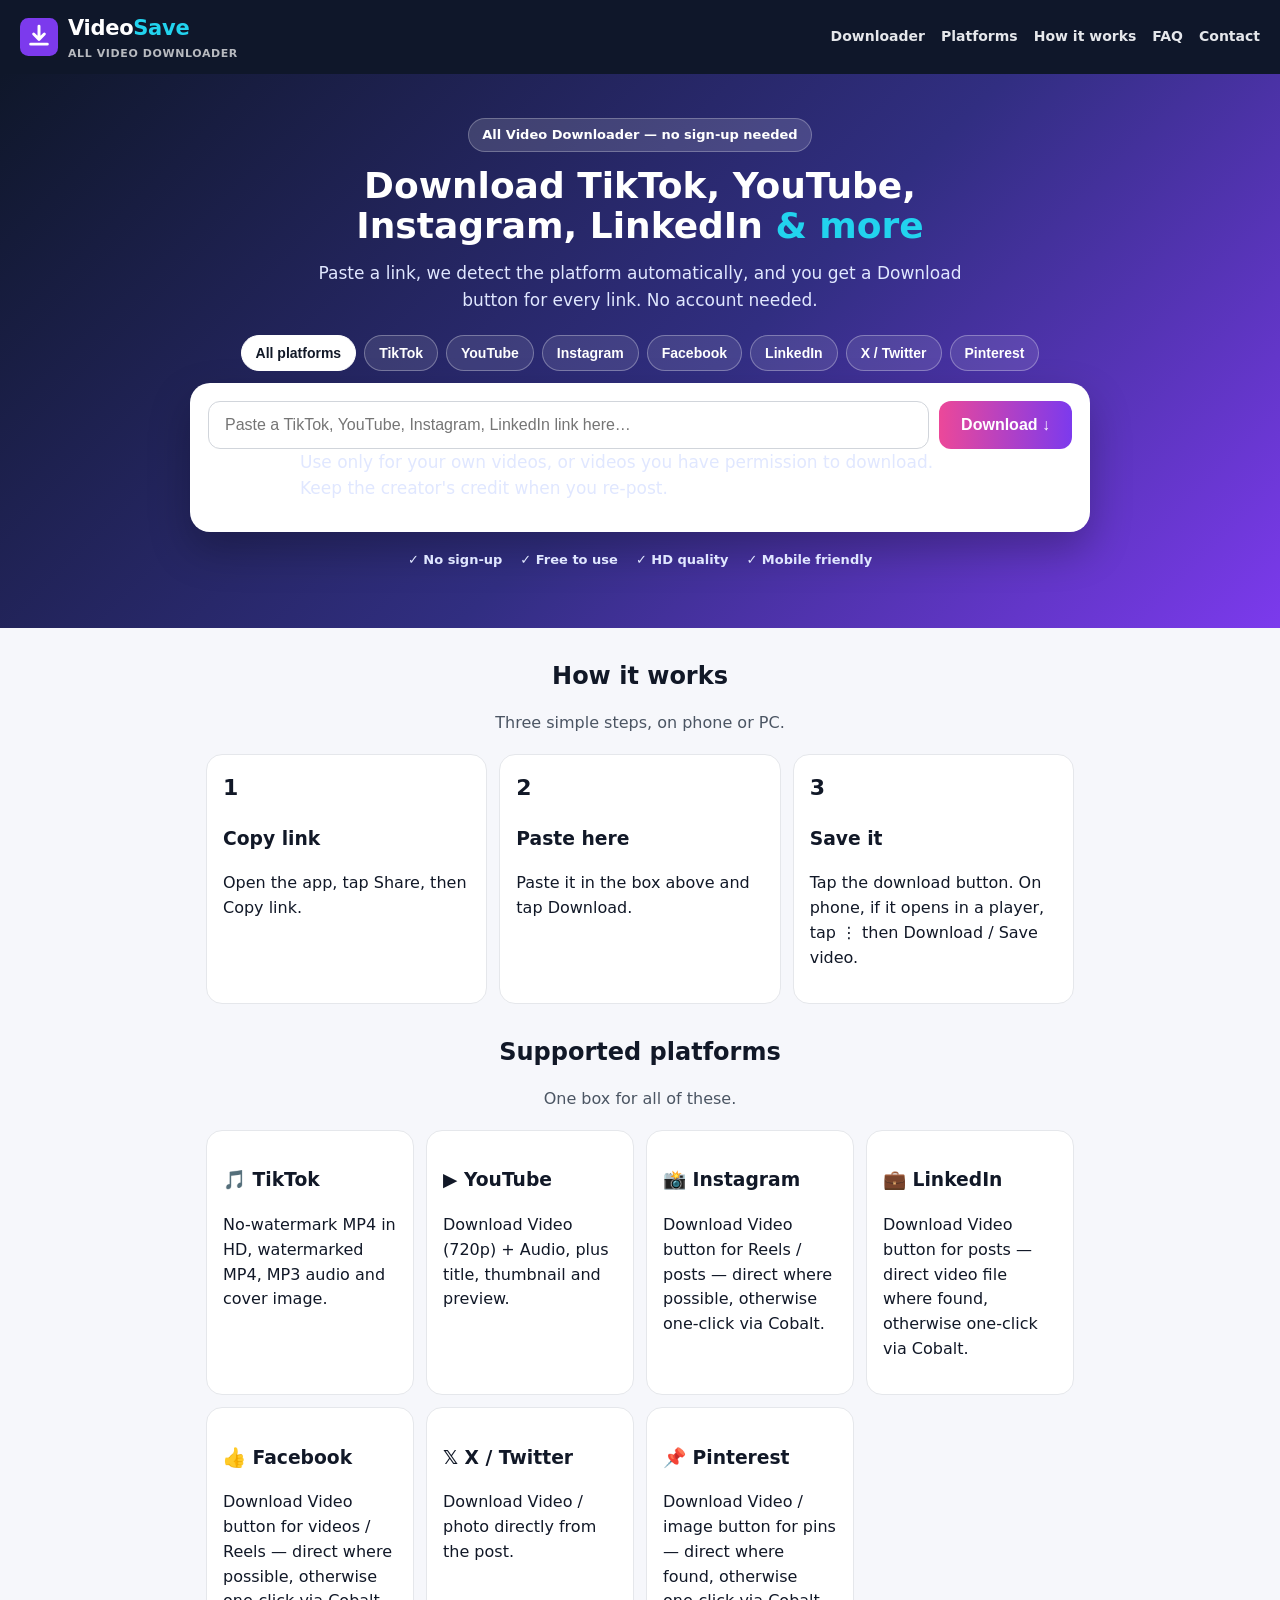
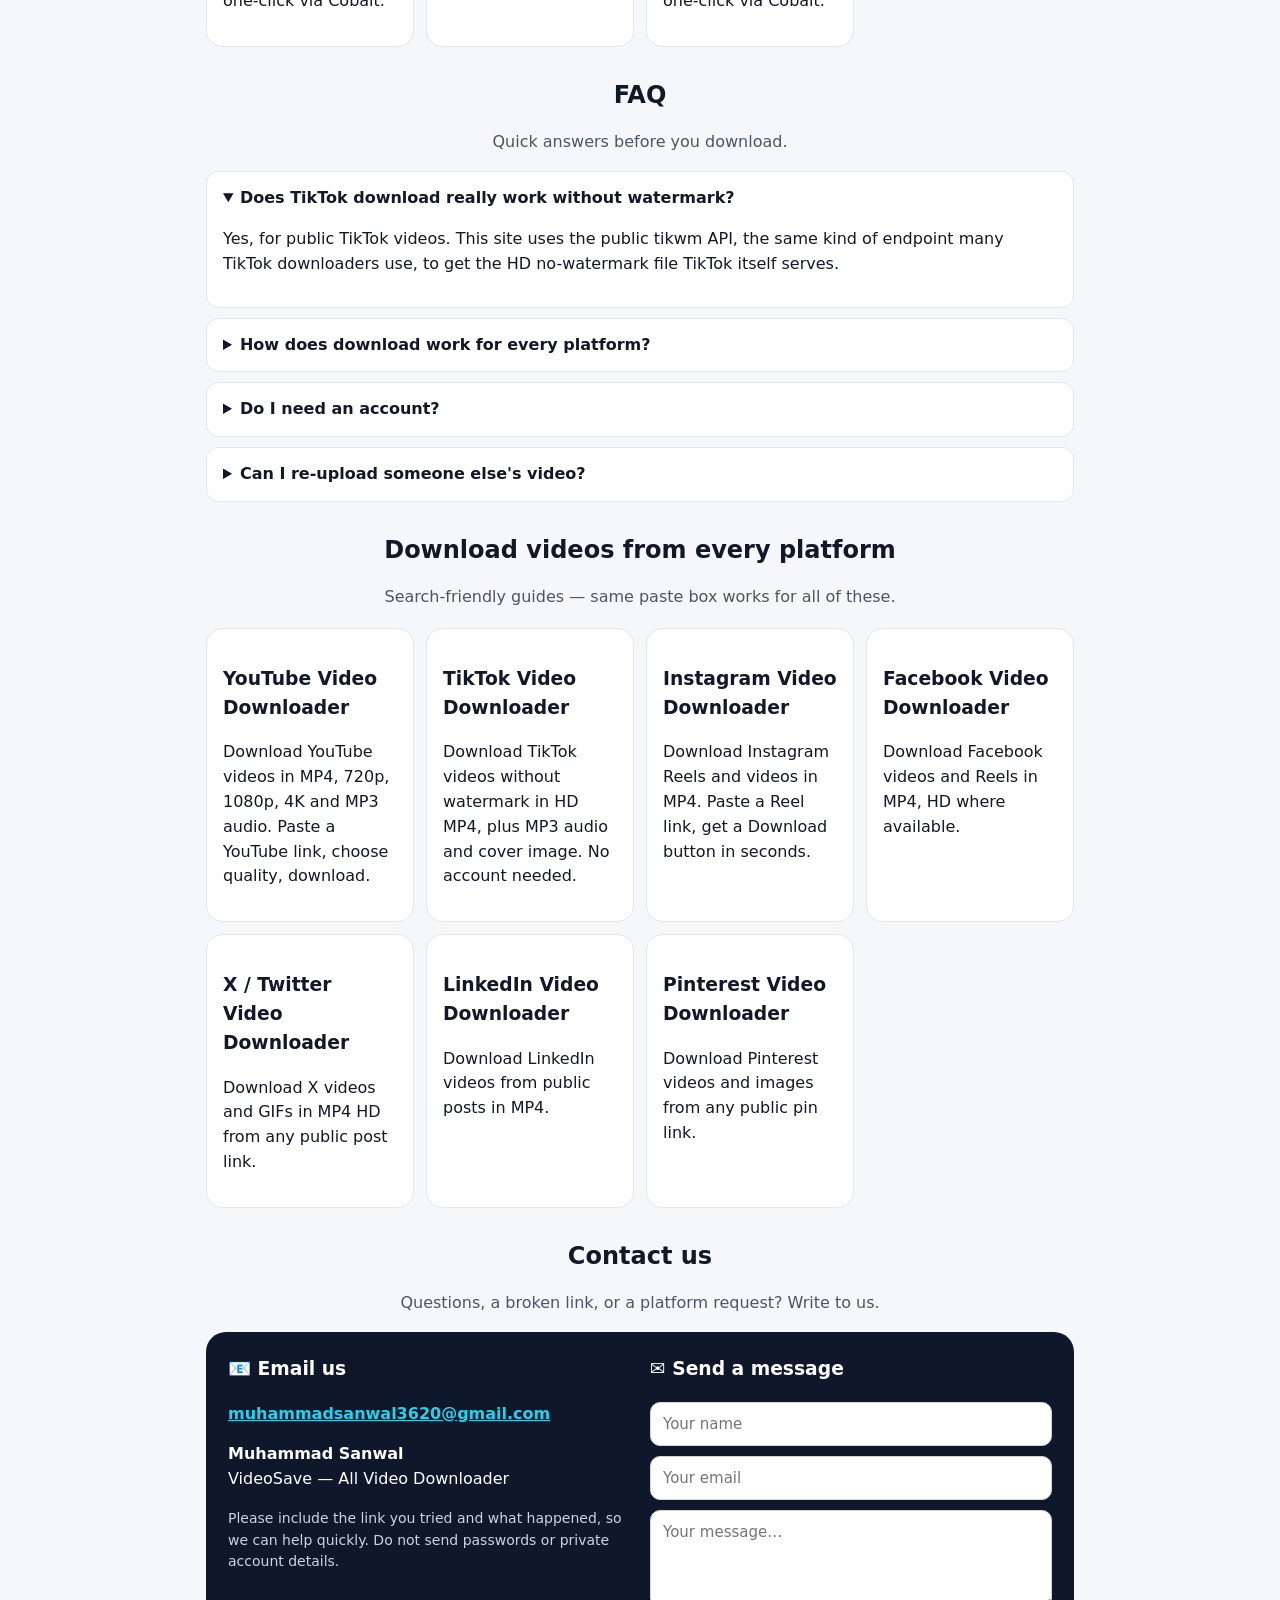
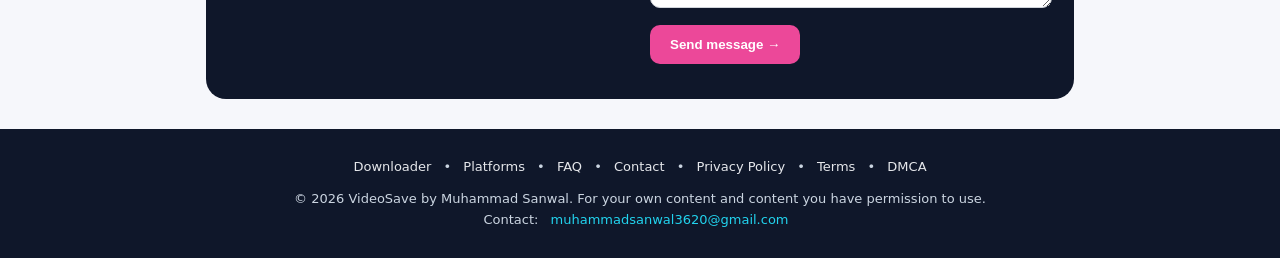
<file: index.html>
<!DOCTYPE html>
<html lang="en">
<head>
<meta charset="UTF-8">
<meta name="viewport" content="width=device-width, initial-scale=1.0">
<title>VideoSave — All Video Downloader</title>
<meta name="description" content="VideoSave — All Video Downloader. Download TikTok, YouTube, Instagram, Facebook, LinkedIn, X and Pinterest videos in MP4, 720p, 1080p, 4K and MP3. Free, no sign-up, mobile friendly.">
<meta name="keywords" content="video downloader, all video downloader, tiktok video downloader, youtube video downloader, instagram video downloader, facebook video downloader, twitter video downloader, linkedin video downloader, pinterest video downloader, download video mp4, download mp3">
<link rel="canonical" href="https://videosave.clevora.website/">
<link rel="preconnect" href="https://videosave-backend-dv4p.onrender.com">
<link rel="dns-prefetch" href="https://www.tikwm.com">
<meta name="robots" content="index, follow">
<meta property="og:title" content="VideoSave — All Video Downloader">
<meta property="og:description" content="Paste any link and download TikTok, YouTube, Instagram, Facebook, LinkedIn, X and Pinterest videos in MP4 and MP3. Free, no sign-up.">
<meta property="og:type" content="website">
<meta property="og:url" content="https://videosave.clevora.website/">
<meta name="twitter:card" content="summary_large_image">
<!-- AdSense ready: add your AdSense code here ONLY after approval. Do not show ads before approval. -->
<script type="application/ld+json">
{"@context":"https://schema.org","@type":"WebApplication","name":"VideoSave","alternateName":"All Video Downloader","url":"https://videosave.clevora.website/","applicationCategory":"MultimediaApplication","operatingSystem":"Any","offers":{"@type":"Offer","price":"0","priceCurrency":"USD"},"description":"Download TikTok, YouTube, Instagram, Facebook, LinkedIn, X and Pinterest videos in MP4, 720p, 1080p, 4K and MP3. Free, no sign-up."}
</script>
<script type="application/ld+json">
{"@context":"https://schema.org","@type":"FAQPage","mainEntity":[{"@type":"Question","name":"Does TikTok download really work without watermark?","acceptedAnswer":{"@type":"Answer","text":"Yes, for public TikTok videos. This site uses the public tikwm API, the same kind of endpoint many TikTok downloaders use, to get the HD no-watermark file TikTok itself serves."}},{"@type":"Question","name":"How does download work for every platform?","acceptedAnswer":{"@type":"Answer","text":"Every link gets a Download button. TikTok uses tikwm, YouTube uses Invidious, X uses vxtwitter, and Instagram, Facebook, LinkedIn and Pinterest try a direct video-file search first and then open Cobalt in one click if the platform blocks direct access. Private or login-only posts cannot be downloaded by any browser-only site."}},{"@type":"Question","name":"Do I need an account?","acceptedAnswer":{"@type":"Answer","text":"No. No sign-up, no password, and no private accounts. Private or login-only posts cannot be downloaded here, by design."}},{"@type":"Question","name":"Can I re-upload someone else's video?","acceptedAnswer":{"@type":"Answer","text":"Only with their permission. Removing a watermark does not remove copyright. Keep the creator's credit, or you risk a copyright block."}}]}
</script>
<link rel="icon" href="data:image/svg+xml,%3Csvg xmlns='http://www.w3.org/2000/svg' viewBox='0 0 64 64'%3E%3Crect width='64' height='64' rx='14' fill='%237c3aed'/%3E%3Cpath d='M32 14v22m0 0l-9-9m9 9l9-9M18 44h28' stroke='white' stroke-width='5' fill='none' stroke-linecap='round' stroke-linejoin='round'/%3E%3C/svg%3E">
<style>
*{box-sizing:border-box}body{margin:0;font-family:system-ui,-apple-system,Segoe UI,Roboto,Arial,sans-serif;background:#f6f7fb;color:#111827;line-height:1.55}
a{color:#2563eb}
.top{position:sticky;top:0;background:#0f172a;color:#fff;padding:12px 20px;display:flex;justify-content:space-between;align-items:center;z-index:10;flex-wrap:wrap;gap:10px}
.brand{display:flex;align-items:center;gap:10px;text-decoration:none;color:#fff}
.brand b{font-size:21px;letter-spacing:-.3px}.brand b span{color:#22d3ee}.brand small{display:block;font-size:11px;opacity:.7;font-weight:600;letter-spacing:.6px;text-transform:uppercase}
.nav{display:flex;gap:16px;flex-wrap:wrap}.nav a{color:#e5e7eb;text-decoration:none;font-weight:600;font-size:14px}.nav a:hover{color:#fff}
.hero{background:linear-gradient(135deg,#0f172a 0%,#312e81 55%,#7c3aed 100%);color:#fff;padding:44px 20px 58px;text-align:center}
.hero-inner{max-width:900px;margin:0 auto}.hero h1{font-size:36px;line-height:1.12;margin:14px 0}.hero h1 span{color:#22d3ee}
.hero p{color:#e0e7ff;font-size:17px;max-width:680px;margin:0 auto}
.pill{display:inline-block;background:rgba(255,255,255,.14);border:1px solid rgba(255,255,255,.25);color:#fff;padding:6px 13px;border-radius:999px;font-size:13px;font-weight:700}
.tabs{display:flex;flex-wrap:wrap;gap:8px;justify-content:center;margin:22px 0 12px}
.tabs button{border:1px solid rgba(255,255,255,.3);background:rgba(255,255,255,.1);color:#fff;padding:9px 14px;border-radius:999px;cursor:pointer;font-weight:700;font-size:14px}
.tabs button.active{background:#fff;color:#111827;border-color:#fff}
.box{background:#fff;color:#111827;border-radius:20px;padding:18px;box-shadow:0 18px 40px rgba(0,0,0,.25);text-align:left}
.row{display:flex;gap:10px;flex-wrap:wrap}.row input{flex:1;min-width:240px;padding:14px 16px;border:1px solid #d1d5db;border-radius:12px;font-size:16px}
.row button{padding:14px 22px;border:0;border-radius:12px;background:linear-gradient(90deg,#ec4899,#7c3aed);color:#fff;font-weight:800;font-size:16px;cursor:pointer}
.row button:disabled{opacity:.6}.hint{font-size:13px;color:#6b7280;margin:10px 0 0}
.status{margin-top:12px;font-weight:700}.status.err{color:#dc2626}.status.ok{color:#059669}
.trust{display:flex;gap:18px;justify-content:center;flex-wrap:wrap;margin-top:18px;font-size:13px;font-weight:700;color:#e0e7ff}
.result{max-width:900px;margin:22px auto;padding:0 16px}.card{background:#fff;border:1px solid #e5e7eb;border-radius:20px;overflow:hidden;display:flex;gap:16px;padding:16px;flex-wrap:wrap;box-shadow:0 10px 30px rgba(0,0,0,.06)}
.card img.thumb{width:260px;max-width:100%;border-radius:14px;object-fit:cover;background:#eee}
.card .info{flex:1;min-width:240px}.badge{display:inline-block;background:#111827;color:#fff;padding:4px 10px;border-radius:999px;font-size:12px;text-transform:uppercase;letter-spacing:.5px}
.dl{display:flex;flex-wrap:wrap;gap:10px;margin-top:14px}.dl a{display:inline-block;padding:11px 16px;border-radius:10px;background:#111827;color:#fff;text-decoration:none;font-weight:700}.dl a.green{background:#059669}.dl a.outline{background:#fff;color:#111827;border:1px solid #d1d5db}
.section{max-width:900px;margin:30px auto;padding:0 16px}.section h2{text-align:center;margin-bottom:6px}.section>p{text-align:center;color:#4b5563}
.grid{display:grid;grid-template-columns:repeat(auto-fit,minmax(200px,1fr));gap:12px;margin-top:18px}
.step,.plat{background:#fff;border:1px solid #e5e7eb;border-radius:16px;padding:16px}.step b{font-size:22px}
.contact-card{background:#0f172a;color:#fff;border-radius:20px;padding:22px;display:grid;grid-template-columns:1fr 1fr;gap:20px}
.contact-card h3{margin-top:0}.contact-card a{color:#22d3ee;font-weight:700}
.contact-card input,.contact-card textarea{width:100%;padding:12px;border-radius:10px;border:1px solid #d1d5db;margin-bottom:10px;font-size:15px;font-family:inherit}
.contact-card button{padding:12px 20px;border:0;border-radius:10px;background:#ec4899;color:#fff;font-weight:800;cursor:pointer}
.faq details{background:#fff;border:1px solid #e5e7eb;border-radius:12px;padding:14px 16px;margin-bottom:10px}
footer{background:#0f172a;color:#cbd5e1;padding:28px 20px;text-align:center;font-size:13px}
footer a{color:#e5e7eb;text-decoration:none;margin:0 8px}
@media(max-width:700px){.top{padding:10px 14px}.brand b{font-size:18px}.nav{gap:10px}.nav a{font-size:13px}.hero{padding:30px 14px 40px}.hero h1{font-size:28px}.hero p{font-size:15px}.tabs button{padding:8px 12px;font-size:13px}.box{padding:14px}.card{padding:12px;gap:12px}.card img.thumb{width:100%}.contact-card{grid-template-columns:1fr;padding:16px}.trust{gap:10px;font-size:12px}.section{padding:0 12px}}
@media(max-width:480px){.hero h1{font-size:24px;line-height:1.2}.row{flex-direction:column}.row input{min-width:0;width:100%;font-size:15px}.row button{width:100%;padding:14px}.grid{grid-template-columns:1fr}.dl a{flex:1 1 45%;text-align:center;padding:11px 10px;font-size:14px}.card .info h2{font-size:18px}.pill{font-size:12px}}
</style>
</head>
<body>
<header class="top">
<a class="brand" href="#top">
<svg width="38" height="38" viewBox="0 0 64 64" aria-hidden="true"><rect width="64" height="64" rx="14" fill="#7c3aed"/><path d="M32 14v22m0 0l-9-9m9 9l9-9M18 44h28" stroke="white" stroke-width="5" fill="none" stroke-linecap="round" stroke-linejoin="round"/></svg>
<span><b>Video<span>Save</span></b><small>All Video Downloader</small></span>
</a>
<nav class="nav"><a href="#top">Downloader</a><a href="#platforms">Platforms</a><a href="#how">How it works</a><a href="#faq">FAQ</a><a href="#contact">Contact</a></nav>
</header>

<main id="top">
<section class="hero"><div class="hero-inner">
<span class="pill">All Video Downloader — no sign-up needed</span>
<h1>Download TikTok, YouTube,<br>Instagram, LinkedIn <span>&amp; more</span></h1>
<p>Paste a link, we detect the platform automatically, and you get a Download button for every link. No account needed.</p>
<div class="tabs" id="tabs">
<button class="active" data-p="all">All platforms</button>
<button data-p="tiktok">TikTok</button>
<button data-p="youtube">YouTube</button>
<button data-p="instagram">Instagram</button>
<button data-p="facebook">Facebook</button>
<button data-p="linkedin">LinkedIn</button>
<button data-p="x">X / Twitter</button>
<button data-p="pinterest">Pinterest</button>
</div>
<div class="box">
<div class="row">
<input id="urlInput" type="url" placeholder="Paste a TikTok, YouTube, Instagram, LinkedIn link here…" autocomplete="off">
<button id="goBtn" onclick="handleDownload()">Download ↓</button>
</div>
<p class="hint">Use only for your own videos, or videos you have permission to download. Keep the creator's credit when you re-post.</p>
<div class="status" id="status"></div>
</div>
<div class="trust"><span>✓ No sign-up</span><span>✓ Free to use</span><span>✓ HD quality</span><span>✓ Mobile friendly</span></div>
</div></section>

<section class="result" id="result" style="display:none"></section>

<section class="section" id="how">
<h2>How it works</h2><p>Three simple steps, on phone or PC.</p>
<div class="grid">
<div class="step"><b>1</b><h3>Copy link</h3><p>Open the app, tap Share, then Copy link.</p></div>
<div class="step"><b>2</b><h3>Paste here</h3><p>Paste it in the box above and tap Download.</p></div>
<div class="step"><b>3</b><h3>Save it</h3><p>Tap the download button. On phone, if it opens in a player, tap ⋮ then Download / Save video.</p></div>
</div>
</section>

<section class="section" id="platforms">
<h2>Supported platforms</h2><p>One box for all of these.</p>
<div class="grid">
<div class="plat"><h3>🎵 TikTok</h3><p>No-watermark MP4 in HD, watermarked MP4, MP3 audio and cover image.</p></div>
<div class="plat"><h3>▶️ YouTube</h3><p>Download Video (720p) + Audio, plus title, thumbnail and preview.</p></div>
<div class="plat"><h3>📸 Instagram</h3><p>Download Video button for Reels / posts — direct where possible, otherwise one-click via Cobalt.</p></div>
<div class="plat"><h3>💼 LinkedIn</h3><p>Download Video button for posts — direct video file where found, otherwise one-click via Cobalt.</p></div>
<div class="plat"><h3>👍 Facebook</h3><p>Download Video button for videos / Reels — direct where possible, otherwise one-click via Cobalt.</p></div>
<div class="plat"><h3>𝕏 X / Twitter</h3><p>Download Video / photo directly from the post.</p></div>
<div class="plat"><h3>📌 Pinterest</h3><p>Download Video / image button for pins — direct where found, otherwise one-click via Cobalt.</p></div>
</div>
</section>

<section class="section" id="faq">
<h2>FAQ</h2><p>Quick answers before you download.</p>
<div class="faq">
<details open><summary><b>Does TikTok download really work without watermark?</b></summary><p>Yes, for public TikTok videos. This site uses the public tikwm API, the same kind of endpoint many TikTok downloaders use, to get the HD no-watermark file TikTok itself serves.</p></details>
<details><summary><b>How does download work for every platform?</b></summary><p>Every link now gets a Download button. TikTok uses tikwm, YouTube uses Invidious (video + audio files), X uses vxtwitter, and Instagram / Facebook / LinkedIn / Pinterest try a direct video-file search first and then open Cobalt in one click if the platform blocks direct access. Private or login-only posts cannot be downloaded by any browser-only site — for those, use that app's own download.</p></details>
<details><summary><b>Do I need an account?</b></summary><p>No. No sign-up, no password, and no private accounts. Private or login-only posts cannot be downloaded here, by design.</p></details>
<details><summary><b>Can I re-upload someone else's video?</b></summary><p>Only with their permission. Removing a watermark does not remove copyright. Keep the creator's credit, or you risk a copyright block.</p></details>
</div>
</section>


<section class="section" id="downloaders">
<h2>Download videos from every platform</h2><p>Search-friendly guides — same paste box works for all of these.</p>
<div class="grid">
<div class="plat" id="youtube-downloader"><h3>YouTube Video Downloader</h3><p>Download YouTube videos in MP4, 720p, 1080p, 4K and MP3 audio. Paste a YouTube link, choose quality, download.</p></div>
<div class="plat" id="tiktok-downloader"><h3>TikTok Video Downloader</h3><p>Download TikTok videos without watermark in HD MP4, plus MP3 audio and cover image. No account needed.</p></div>
<div class="plat" id="instagram-downloader"><h3>Instagram Video Downloader</h3><p>Download Instagram Reels and videos in MP4. Paste a Reel link, get a Download button in seconds.</p></div>
<div class="plat" id="facebook-downloader"><h3>Facebook Video Downloader</h3><p>Download Facebook videos and Reels in MP4, HD where available.</p></div>
<div class="plat" id="twitter-downloader"><h3>X / Twitter Video Downloader</h3><p>Download X videos and GIFs in MP4 HD from any public post link.</p></div>
<div class="plat" id="linkedin-downloader"><h3>LinkedIn Video Downloader</h3><p>Download LinkedIn videos from public posts in MP4.</p></div>
<div class="plat" id="pinterest-downloader"><h3>Pinterest Video Downloader</h3><p>Download Pinterest videos and images from any public pin link.</p></div>
</div>
</section>
<section class="section" id="contact">
<h2>Contact us</h2><p>Questions, a broken link, or a platform request? Write to us.</p>
<div class="contact-card">
<div>
<h3>📧 Email us</h3>
<p><a href="mailto:muhammadsanwal3620@gmail.com">muhammadsanwal3620@gmail.com</a></p>
<p><b>Muhammad Sanwal</b><br>VideoSave — All Video Downloader</p>
<p style="color:#cbd5e1;font-size:14px">Please include the link you tried and what happened, so we can help quickly. Do not send passwords or private account details.</p>
</div>
<div>
<h3>✉️ Send a message</h3>
<form onsubmit="sendContact(event)">
<input id="cName" type="text" placeholder="Your name" required>
<input id="cEmail" type="email" placeholder="Your email" required>
<textarea id="cMsg" rows="4" placeholder="Your message…" required></textarea>
<button type="submit">Send message →</button>
</form>
<p id="cNote" style="font-size:13px;color:#cbd5e1"></p>
</div>
</div>
</section>
</main>

<footer>
<a href="#top">Downloader</a> • <a href="#platforms">Platforms</a> • <a href="#faq">FAQ</a> • <a href="#contact">Contact</a> • <a href="privacy.html">Privacy Policy</a> • <a href="terms.html">Terms</a> • <a href="dmca.html">DMCA</a>
<p style="margin:12px 0 0">© 2026 VideoSave by Muhammad Sanwal. For your own content and content you have permission to use.<br>Contact: <a href="mailto:muhammadsanwal3620@gmail.com" style="color:#22d3ee">muhammadsanwal3620@gmail.com</a></p>
</footer>

<script>
const BACKEND_URL = 'https://videosave-backend-dv4p.onrender.com'; // Render backend live 2026-10-30, yt-dlp 2026.10.26 — leave empty to use free public APIs
if(BACKEND_URL){ fetch(BACKEND_URL + '/api/health').catch(function(){}); } // Warm-up: wake the free Render backend early so the first download is not a cold start
function detectPlatform(u){
  u=(u||'').toLowerCase();
  if(u.includes('tiktok.com')||u.includes('vt.tiktok.com')) return 'tiktok';
  if(u.includes('youtube.com')||u.includes('youtu.be')) return 'youtube';
  if(u.includes('instagram.com')) return 'instagram';
  if(u.includes('facebook.com')||u.includes('fb.watch')) return 'facebook';
  if(u.includes('linkedin.com')) return 'linkedin';
  if(u.includes('twitter.com')||u.includes('x.com')) return 'x';
  if(u.includes('pinterest.com')||u.includes('pin.it')) return 'pinterest';
  return 'unknown';
}
function esc(s){return String(s||'').replace(/[&<>"']/g,function(c){return {'&':'&amp;','<':'&lt;','>':'&gt;','"':'&quot;',"'":'&#39;'}[c]})}
function sendContact(e){
  e.preventDefault();
  var name=document.getElementById('cName').value, email=document.getElementById('cEmail').value, msg=document.getElementById('cMsg').value;
  var subject=encodeURIComponent('VideoSave contact from '+name);
  var body=encodeURIComponent('Name: '+name+'\nEmail: '+email+'\n\n'+msg);
  window.location.href='mailto:muhammadsanwal3620@gmail.com?subject='+subject+'&body='+body;
  document.getElementById('cNote').textContent='Opening your email app to send the message…';
}
document.querySelectorAll('#tabs button').forEach(function(b){
  b.onclick=function(){
    document.querySelectorAll('#tabs button').forEach(function(x){x.classList.remove('active')});
    b.classList.add('active');
    var p=b.dataset.p;
    var ex={tiktok:'https://www.tiktok.com/@username/video/1234567890',youtube:'https://www.youtube.com/watch?v=dQw4w9WgXcQ',instagram:'https://www.instagram.com/reel/xxxxxxxx/',facebook:'https://www.facebook.com/reel/xxxxxxxx/',linkedin:'https://www.linkedin.com/posts/xxxxxxxx',x:'https://x.com/username/status/1234567890',pinterest:'https://www.pinterest.com/pin/1234567890/'};
    if(ex[p]) document.getElementById('urlInput').placeholder='Example: '+ex[p];
  };
});
function cobaltLink(u){ return 'https://cobalt.tools/?u=' + encodeURIComponent(u); }
function dlBtns(list){
  return '<div class="dl">' + list.map(function(b){
    return '<a class="' + (b.cls||'') + '" href="' + esc(b.href) + '" target="_blank" rel="noopener">' + esc(b.label) + '</a>';
  }).join('') + '</div>';
}
function showCard(html){ var r=document.getElementById('result'); r.innerHTML=html; r.style.display='block'; window._vsLastUrl=document.getElementById('urlInput').value.trim(); window._vsLastHtml=html; window._vsLastStatus=document.getElementById('status').textContent; }
async function tryGenericMp4(url){
  try{
    var res = await fetch('https://api.allorigins.win/raw?url=' + encodeURIComponent(url), {signal: AbortSignal.timeout(12000)});
    var html = await res.text();
    var found = [];
    var re = /https?:\/\/[^"'\\\s]+?\.mp4[^"'\\\s]*/gi;
    var m;
    while((m = re.exec(html)) !== null){
      var u = m[0].replace(/\\u0026/g,'&').replace(/&amp;/g,'&');
      if(found.indexOf(u) === -1) found.push(u);
      if(found.length >= 3) break;
    }
    return found;
  }catch(e){ return []; }
}
async function handleDownload(){
  var url=document.getElementById('urlInput').value.trim();
  var status=document.getElementById('status');
  var result=document.getElementById('result');
  var btn=document.getElementById('goBtn');
  if(!url){status.className='status err';status.textContent='Please paste a link first.';return;}
  var platform=detectPlatform(url);
  if(url && url===window._vsLastUrl && window._vsLastHtml){ status.className='status ok'; status.textContent=window._vsLastStatus||'Video found ✓ — Download buttons are below'; result.innerHTML=window._vsLastHtml; result.style.display='block'; return; }
  if(platform==='unknown'){status.className='status err';status.textContent='Could not detect a supported platform from that link. Try a TikTok, YouTube, Instagram, Facebook, LinkedIn, X or Pinterest link.';return;}
  status.className='status ok';status.textContent='Fetching video info for '+platform+'… Please wait.';btn.disabled=true;result.style.display='none';
  try{
    if(platform==='tiktok'){
      try{
        status.textContent='Fetching TikTok video… Please wait.';
        var tres=await fetch('https://www.tikwm.com/api/?url='+encodeURIComponent(url), {signal: AbortSignal.timeout(8000)});
        var tdata=await tres.json();
        if(tdata.code===0 && tdata.data && tdata.data.play){
          var d=tdata.data, a=tdata.data.author||{};
          status.textContent='Video found ✓ — Download buttons are below';
          var tbtns=[];
          if(d.play) tbtns.push({href:d.play, label:'Download No Watermark HD ↓', cls:'green'});
          if(d.wmplay) tbtns.push({href:d.wmplay, label:'With Watermark'});
          if(d.music) tbtns.push({href:d.music, label:'Audio MP3', cls:'outline'});
          if(d.cover) tbtns.push({href:d.cover, label:'Cover Image', cls:'outline'});
          tbtns.push({href:cobaltLink(url), label:'Try Cobalt Download ↗', cls:'outline'});
          showCard('<div class="card">'
            +(d.cover?'<img class="thumb" src="'+esc(d.cover)+'" alt="Cover">':'')
            +'<div class="info"><span class="badge">TikTok</span><h2 style="margin:10px 0 6px">'+esc(d.title||'TikTok video')+'</h2>'
            +'<p style="color:#4b5563;margin:0">@'+esc(a.unique_id||'')+' • '+(a.nickname?esc(a.nickname):'')+(d.duration?' • '+esc(d.duration)+' sec':'')+'</p>'
            +dlBtns(tbtns)
            +'<p style="font-size:13px;color:#6b7280">If the video opens in a player instead of downloading, tap ⋮ in the player and choose Download, or long-press and Save video.</p></div></div>');
          btn.disabled=false; return;
        }
      }catch(e){}
      status.textContent='TikTok direct lookup was slow — trying the server instead…';
    }
    if(BACKEND_URL){
      try{
        var b = await fetch(BACKEND_URL + '/api/info?url=' + encodeURIComponent(url), {signal: AbortSignal.timeout(20000)}).then(function(r){return r.json();});
        if(b.ok){
          var fb = [];
          (b.formats.combined||[]).forEach(function(f){ fb.push({href:f.url, label:'Download MP4 '+(f.resolution||''), cls:'green'}); });
          var vs = (b.formats.video_only||[]).slice().sort(function(a,b2){return (b2.height||0)-(a.height||0);});
          vs.forEach(function(f){ fb.push({href:f.url, label:'Download Video '+(f.height||'')+'p ↓'}); });
          (b.formats.audio_only||[]).slice(0,3).forEach(function(f){ fb.push({href:f.url, label:'Download Audio '+(f.ext||'').toUpperCase(), cls:'outline'}); });
          fb.push({href:cobaltLink(url), label:'Download via Cobalt ↗', cls:'outline'});
          status.textContent='Video found ✓ — Choose a format below';
          showCard('<div class="card">'
            +(b.thumbnail?'<img class="thumb" src="'+esc(b.thumbnail)+'" alt="Thumbnail">':'')
            +'<div class="info"><span class="badge">'+esc(platform)+'</span><h2 style="margin:10px 0 6px">'+esc(b.title||'Video')+'</h2>'
            +'<p style="color:#4b5563;margin:0">'+esc(b.uploader||'')+'</p>'
            +dlBtns(fb) + '</div></div>');
          btn.disabled=false; return;
        }
      }catch(e){}
    }
    if(platform==='tiktok'){
      var res=await fetch('https://www.tikwm.com/api/?url='+encodeURIComponent(url));
      var data=await res.json();
      if(data.code!==0) throw new Error('TikTok API: '+(data.msg||'lookup failed'));
      var d=data.data||{}, a=d.author||{};
      status.textContent='Video found ✓ — Download buttons are below';
      var btns=[];
      if(d.play) btns.push({href:d.play, label:'Download No Watermark HD ↓', cls:'green'});
      if(d.wmplay) btns.push({href:d.wmplay, label:'With Watermark'});
      if(d.music) btns.push({href:d.music, label:'Audio MP3', cls:'outline'});
      if(d.cover) btns.push({href:d.cover, label:'Cover Image', cls:'outline'});
      btns.push({href:cobaltLink(url), label:'Try Cobalt Download ↗', cls:'outline'});
      showCard('<div class="card">'
        +(d.cover?'<img class="thumb" src="'+esc(d.cover)+'" alt="Cover">':'')
        +'<div class="info"><span class="badge">TikTok</span><h2 style="margin:10px 0 6px">'+esc(d.title||'TikTok video')+'</h2>'
        +'<p style="color:#4b5563;margin:0">@'+esc(a.unique_id||'')+' • '+(a.nickname?esc(a.nickname):'')+(d.duration?' • '+esc(d.duration)+' sec':'')+'</p>'
        +dlBtns(btns)
        +'<p style="font-size:13px;color:#6b7280">If the video opens in a player instead of downloading, tap ⋮ in the player and choose Download, or long-press and Save video.</p></div></div>');
    } else if(platform==='youtube'){
      var vid=''; var m=url.match(/[?&]v=([^&]+)/); if(m) vid=m[1]; else {var s=url.match(/youtu\.be\/([^?&]+)/); if(s) vid=s[1]; else {var sh=url.match(/shorts\/([^?&\/]+)/); if(sh) vid=sh[1];}}
      if(!vid) throw new Error('Could not find a YouTube video ID in this link');
      var o=null;
      try{ o=await fetch('https://www.youtube.com/oembed?url='+encodeURIComponent(url)+'&format=json').then(function(r){return r.json()}); }catch(e){}
      var inv=null;
      try{ inv=await fetch('https://yt.chocolatemoo53.com/api/v1/videos/'+vid).then(function(r){return r.json()}); }catch(e){}
      var btns=[];
      var title = (o && o.title) || (inv && inv.title) || 'YouTube video';
      var author = (o && o.author_name) || (inv && inv.author) || '';
      var thumb = (o && o.thumbnail_url) || ('https://i.ytimg.com/vi/'+vid+'/hqdefault.jpg');
      if(inv){
        var combined = (inv.formatStreams||[]).filter(function(f){return f.url;});
        combined.forEach(function(f){ btns.push({href:f.url, label:'Download MP4 '+(f.qualityLabel||''), cls:'green'}); });
        var v720 = (inv.adaptiveFormats||[]).find(function(f){return String(f.itag)==='136' && f.url;});
        var v360 = (inv.adaptiveFormats||[]).find(function(f){return String(f.itag)==='134' && f.url;});
        var aud = (inv.adaptiveFormats||[]).find(function(f){return String(f.itag)==='140' && f.url;});
        if(!combined.length && v720) btns.push({href:v720.url, label:'Download Video 720p ↓ (video only)', cls:'green'});
        if(!combined.length && v360) btns.push({href:v360.url, label:'Download Video 360p ↓'});
        if(aud) btns.push({href:aud.url, label:'Download Audio M4A', cls:'outline'});
      }
      btns.push({href:cobaltLink(url), label:'Download via Cobalt ↗ (merged MP4)', cls:'outline'});
      status.textContent='Video found ✓ — Download buttons are below';
      showCard('<div class="card">'
        +'<img class="thumb" src="'+esc(thumb)+'" alt="Thumbnail">'
        +'<div class="info"><span class="badge">YouTube</span><h2 style="margin:10px 0 6px">'+esc(title)+'</h2>'
        +'<p style="color:#4b5563;margin:0">'+esc(author)+'</p>'
        +'<div style="margin-top:12px"><iframe width="100%" height="220" style="border:0;border-radius:12px" src="https://www.youtube.com/embed/'+esc(vid)+'" allowfullscreen></iframe></div>'
        +dlBtns(btns)
        +'<p style="font-size:13px;color:#6b7280">Note: YouTube 720p video-only files and audio are separate. For a combined MP4, use "Download via Cobalt" — it provides a merged file.</p></div></div>');
    } else if(platform==='x'){
      var idm=url.match(/status\/(\d+)/);
      if(!idm) throw new Error('Could not find an X post ID in this link');
      var vx=await fetch('https://api.vxtwitter.com/Twitter/status/'+idm[1]).then(function(r){return r.json()});
      var media = (vx.media_extended||[]).length ? vx.media_extended : (vx.mediaURLs||[]).map(function(u){return {url:u, type:'photo'};});
      if(!media.length) throw new Error('No media found in this post');
      var btns = media.map(function(mm, i){
        var u = mm.url || mm;
        var isVid = (mm.type && mm.type.indexOf('video')>=0) || /\.mp4/i.test(u);
        return {href:u, label:(isVid ? 'Download Video ' : 'Download Photo ') + (i+1) + ' ↓', cls: i===0 ? 'green' : ''};
      });
      btns.push({href:cobaltLink(url), label:'Download via Cobalt ↗', cls:'outline'});
      status.textContent='Video found ✓ — Download buttons are below';
      showCard('<div class="card"><div class="info"><span class="badge">X / Twitter</span><h2 style="margin:10px 0 6px">'+esc(vx.text||'X post')+'</h2>'
        +'<p style="color:#4b5563;margin:0">@'+esc(vx.user_screen_name||'')+'</p>'
        +dlBtns(btns) + '</div></div>');
    } else {
      var label={instagram:'Instagram',facebook:'Facebook',linkedin:'LinkedIn',pinterest:'Pinterest'}[platform]||platform;
      status.textContent='Checking '+label+'… Looking for a direct video file…';
      var mp4s = await tryGenericMp4(url);
      var btns=[];
      mp4s.forEach(function(u,i){ btns.push({href:u, label:'Download Video '+(i+1)+' ↓', cls: i===0 ? 'green' : ''}); });
      btns.push({href:cobaltLink(url), label:'Download via Cobalt ↗ (1 click)', cls:'green'});
      btns.push({href:url, label:'Open original post ↗', cls:'outline'});
      status.textContent='Download ready ✓';
      showCard('<div class="card"><div class="info"><span class="badge">'+esc(label)+'</span><h2 style="margin:10px 0 6px">'+esc(label)+' video download</h2>'
        +(mp4s.length ? '<p style="color:#059669;font-weight:700">Direct video file found — tap Download below.</p>' : '<p style="color:#4b5563">This platform blocks direct files, so tap "Download via Cobalt" — Cobalt will open, where you can download the video in one click. Private or login-only posts cannot be downloaded by any browser site.</p>')
        +dlBtns(btns) + '</div></div>');
    }
  }catch(e){
    status.className='status err';status.textContent='Direct link not found: '+e.message+'. Try the Cobalt button below.';
    showCard('<div class="card"><div class="info"><span class="badge">'+esc(platform)+'</span><h2 style="margin:10px 0 6px">Download via Cobalt</h2>'
      +'<p style="color:#4b5563">A direct file for this link was not found yet, but it may download via Cobalt. Tap the button — Cobalt will open, then tap Download there.</p>'
      +dlBtns([{href:cobaltLink(url), label:'Download via Cobalt ↗', cls:'green'}, {href:url, label:'Open original post ↗', cls:'outline'}])
      +'</div></div>');
  }
  btn.disabled=false;
}

document.getElementById('urlInput').addEventListener('keydown',function(e){if(e.key==='Enter') handleDownload();});
</script>
</body>
</html>
</file>
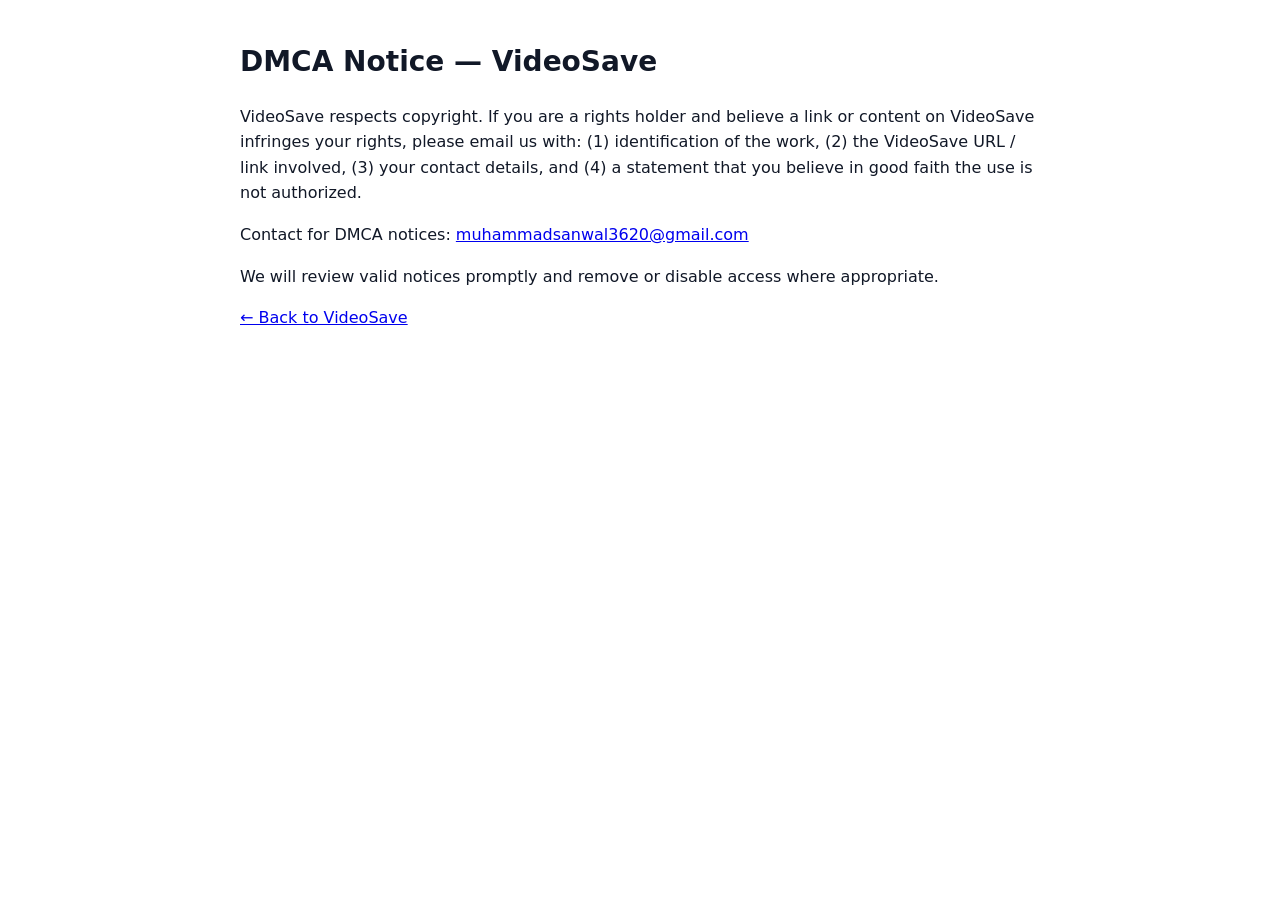
<file: dmca.html>
<!DOCTYPE html><html lang="en"><head><meta charset="UTF-8"><meta name="viewport" content="width=device-width, initial-scale=1.0"><title>DMCA — VideoSave</title><style>body{font-family:system-ui,Arial,sans-serif;max-width:800px;margin:40px auto;padding:0 20px;line-height:1.6;color:#111827}h1{font-size:28px}</style></head><body>
<h1>DMCA Notice — VideoSave</h1>
<p>VideoSave respects copyright. If you are a rights holder and believe a link or content on VideoSave infringes your rights, please email us with: (1) identification of the work, (2) the VideoSave URL / link involved, (3) your contact details, and (4) a statement that you believe in good faith the use is not authorized.</p>
<p>Contact for DMCA notices: <a href="mailto:muhammadsanwal3620@gmail.com">muhammadsanwal3620@gmail.com</a></p>
<p>We will review valid notices promptly and remove or disable access where appropriate.</p>
<p><a href="index.html">← Back to VideoSave</a></p>
</body></html>
</file>
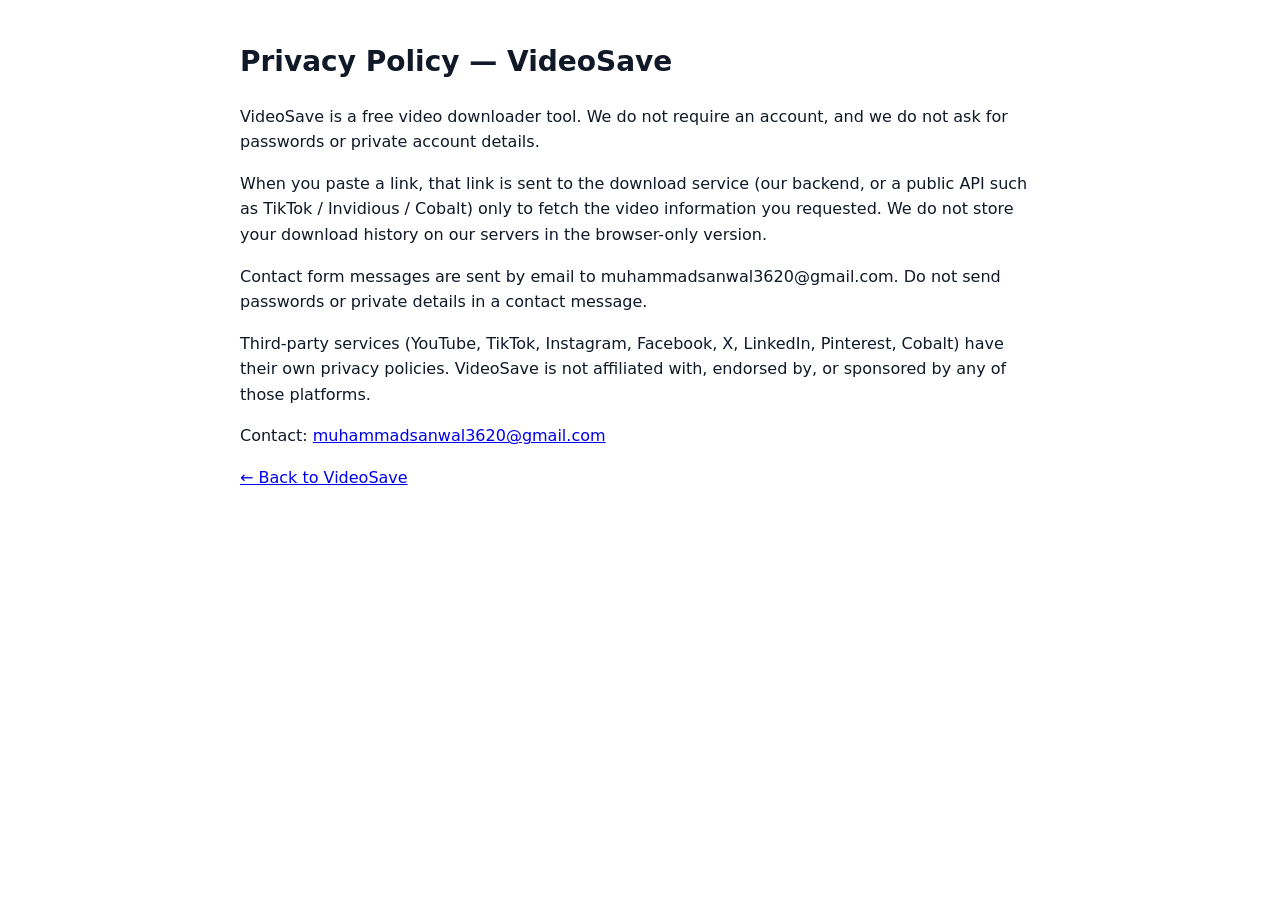
<file: privacy.html>
<!DOCTYPE html><html lang="en"><head><meta charset="UTF-8"><meta name="viewport" content="width=device-width, initial-scale=1.0"><title>Privacy Policy — VideoSave</title><style>body{font-family:system-ui,Arial,sans-serif;max-width:800px;margin:40px auto;padding:0 20px;line-height:1.6;color:#111827}h1{font-size:28px}</style></head><body>
<h1>Privacy Policy — VideoSave</h1>
<p>VideoSave is a free video downloader tool. We do not require an account, and we do not ask for passwords or private account details.</p>
<p>When you paste a link, that link is sent to the download service (our backend, or a public API such as TikTok / Invidious / Cobalt) only to fetch the video information you requested. We do not store your download history on our servers in the browser-only version.</p>
<p>Contact form messages are sent by email to muhammadsanwal3620@gmail.com. Do not send passwords or private details in a contact message.</p>
<p>Third-party services (YouTube, TikTok, Instagram, Facebook, X, LinkedIn, Pinterest, Cobalt) have their own privacy policies. VideoSave is not affiliated with, endorsed by, or sponsored by any of those platforms.</p>
<p>Contact: <a href="mailto:muhammadsanwal3620@gmail.com">muhammadsanwal3620@gmail.com</a></p>
<p><a href="index.html">← Back to VideoSave</a></p>
</body></html>
</file>
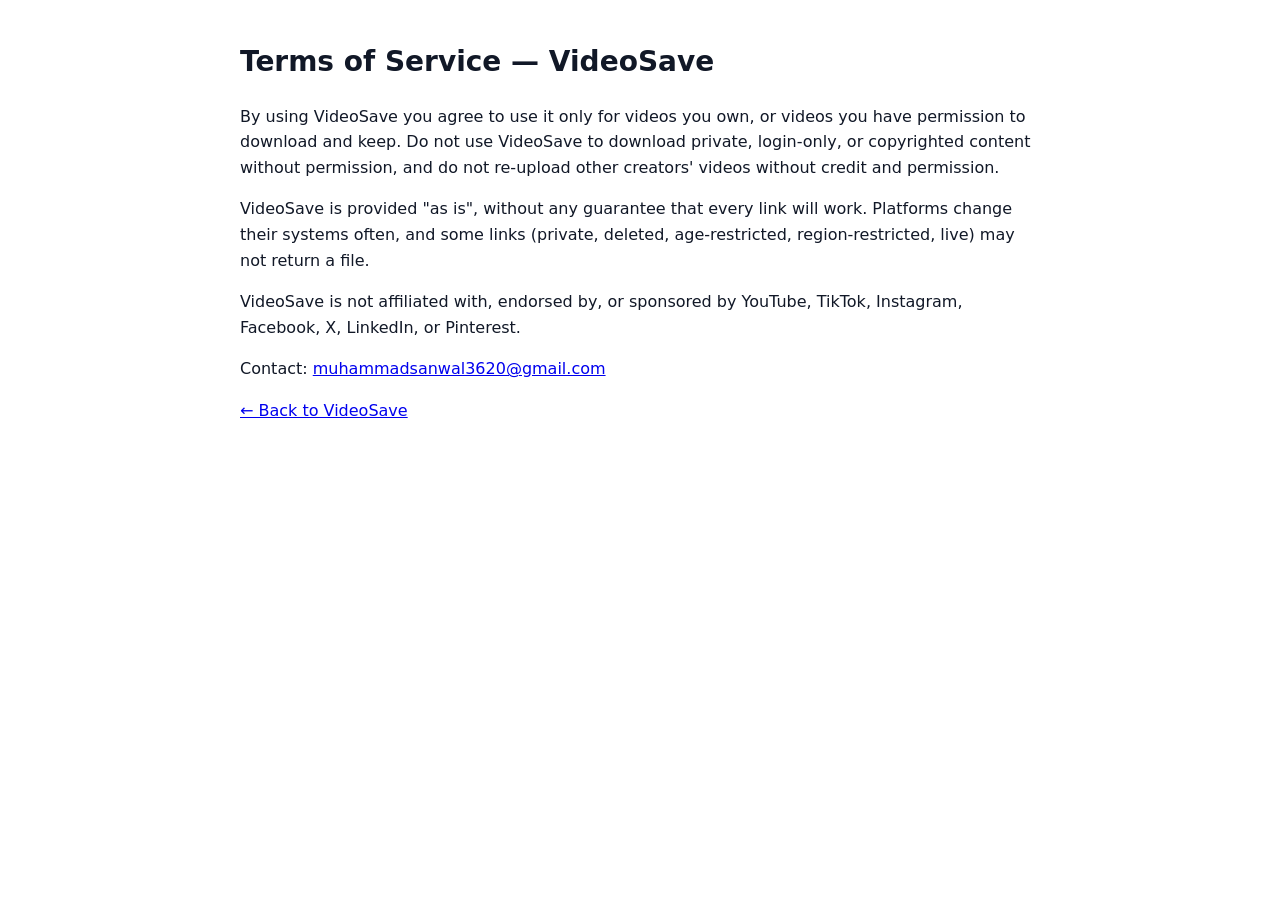
<file: terms.html>
<!DOCTYPE html><html lang="en"><head><meta charset="UTF-8"><meta name="viewport" content="width=device-width, initial-scale=1.0"><title>Terms of Service — VideoSave</title><style>body{font-family:system-ui,Arial,sans-serif;max-width:800px;margin:40px auto;padding:0 20px;line-height:1.6;color:#111827}h1{font-size:28px}</style></head><body>
<h1>Terms of Service — VideoSave</h1>
<p>By using VideoSave you agree to use it only for videos you own, or videos you have permission to download and keep. Do not use VideoSave to download private, login-only, or copyrighted content without permission, and do not re-upload other creators' videos without credit and permission.</p>
<p>VideoSave is provided "as is", without any guarantee that every link will work. Platforms change their systems often, and some links (private, deleted, age-restricted, region-restricted, live) may not return a file.</p>
<p>VideoSave is not affiliated with, endorsed by, or sponsored by YouTube, TikTok, Instagram, Facebook, X, LinkedIn, or Pinterest.</p>
<p>Contact: <a href="mailto:muhammadsanwal3620@gmail.com">muhammadsanwal3620@gmail.com</a></p>
<p><a href="index.html">← Back to VideoSave</a></p>
</body></html>
</file>
